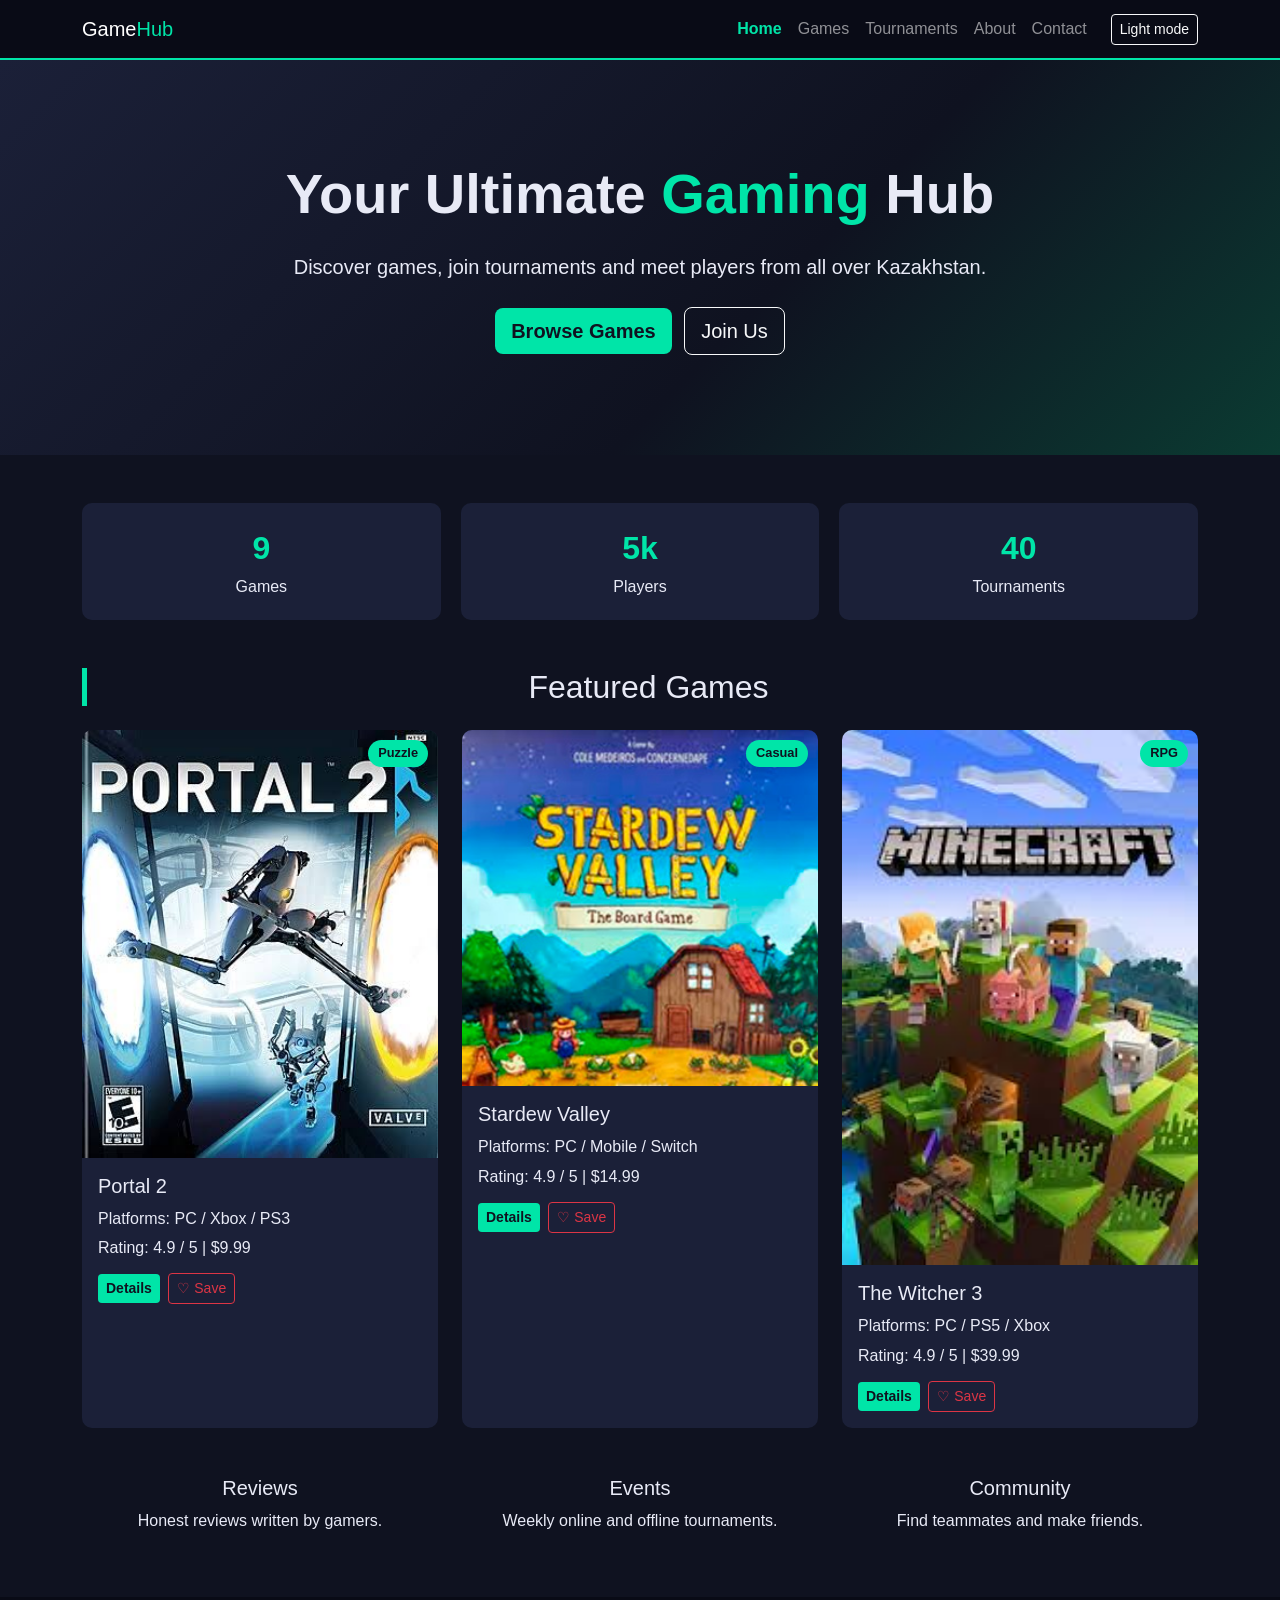
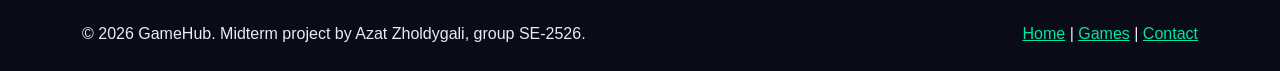
<file: index.html>
<!DOCTYPE html>
<html lang="en" data-bs-theme="dark">
<head>
    <meta charset="UTF-8">
    <meta name="viewport" content="width=device-width, initial-scale=1">
    <title>Home | GameHub</title>
    <link href="https://cdn.jsdelivr.net/npm/bootstrap@5.3.3/dist/css/bootstrap.min.css" rel="stylesheet">
    <link href="css/style.css" rel="stylesheet">
</head>
<body>
    <header>
        <nav class="navbar navbar-expand-lg navbar-dark sticky-top site-nav">
            <div class="container">
                <a class="navbar-brand" href="index.html">Game<span class="accent">Hub</span></a>
                <button class="navbar-toggler" type="button" data-bs-toggle="collapse" data-bs-target="#menu">
                    <span class="navbar-toggler-icon"></span>
                </button>
                <div class="collapse navbar-collapse" id="menu">
                    <ul class="navbar-nav ms-auto">
                        <li class="nav-item"><a class="nav-link active" href="index.html">Home</a></li>
                        <li class="nav-item"><a class="nav-link" href="games.html">Games</a></li>
                        <li class="nav-item"><a class="nav-link" href="tournaments.html">Tournaments</a></li>
                        <li class="nav-item"><a class="nav-link" href="about.html">About</a></li>
                        <li class="nav-item"><a class="nav-link" href="contact.html">Contact</a></li>
                    </ul>
                    <button id="theme-btn" class="btn btn-sm btn-outline-light ms-lg-3" type="button">Light mode</button>
                </div>
            </div>
        </nav>
    </header>

    <main>
        <section class="hero text-center">
            <div class="container">
                <h1 class="display-4 fw-bold">Your Ultimate <span class="accent">Gaming</span> Hub</h1>
                <p class="lead my-4">Discover games, join tournaments and meet players from all over Kazakhstan.</p>
                <a href="games.html" class="btn btn-accent btn-lg me-2">Browse Games</a>
                <a href="contact.html" class="btn btn-outline-light btn-lg">Join Us</a>
            </div>
        </section>

        <section class="container my-5">
            <div class="stats">
                <div class="stat"><span class="stat-num" id="stat-games">9</span> Games</div>
                <div class="stat"><span class="stat-num">5k</span> Players</div>
                <div class="stat"><span class="stat-num">40</span> Tournaments</div>
            </div>
        </section>

        <section class="container">
            <h2 class="section-title text-center mb-4">Featured Games</h2>
            <div class="row g-4" id="featured-games"></div>
        </section>

        <section class="container my-5">
            <div class="row text-center g-4">
                <div class="col-md-4"><h3 class="h5">Reviews</h3><p>Honest reviews written by gamers.</p></div>
                <div class="col-md-4"><h3 class="h5">Events</h3><p>Weekly online and offline tournaments.</p></div>
                <div class="col-md-4"><h3 class="h5">Community</h3><p>Find teammates and make friends.</p></div>
            </div>
        </section>
    </main>

    <footer class="site-footer py-4 mt-5">
        <div class="container footer-flex">
            <p class="mb-0">&copy; 2026 GameHub. Midterm project by Azat Zholdygali, group SE-2526.</p>
            <p class="mb-0"><a href="index.html">Home</a> | <a href="games.html">Games</a> | <a href="contact.html">Contact</a></p>
        </div>
    </footer>

    <script src="https://code.jquery.com/jquery-3.7.1.min.js"></script>
    <script src="https://cdn.jsdelivr.net/npm/bootstrap@5.3.3/dist/js/bootstrap.bundle.min.js"></script>
    <script src="js/storage.js"></script>
    <script src="js/classes.js"></script>
    <script src="js/data.js"></script>
    <script src="js/main.js"></script>
    <script src="js/home.js"></script>
</body>
</html>
</file>
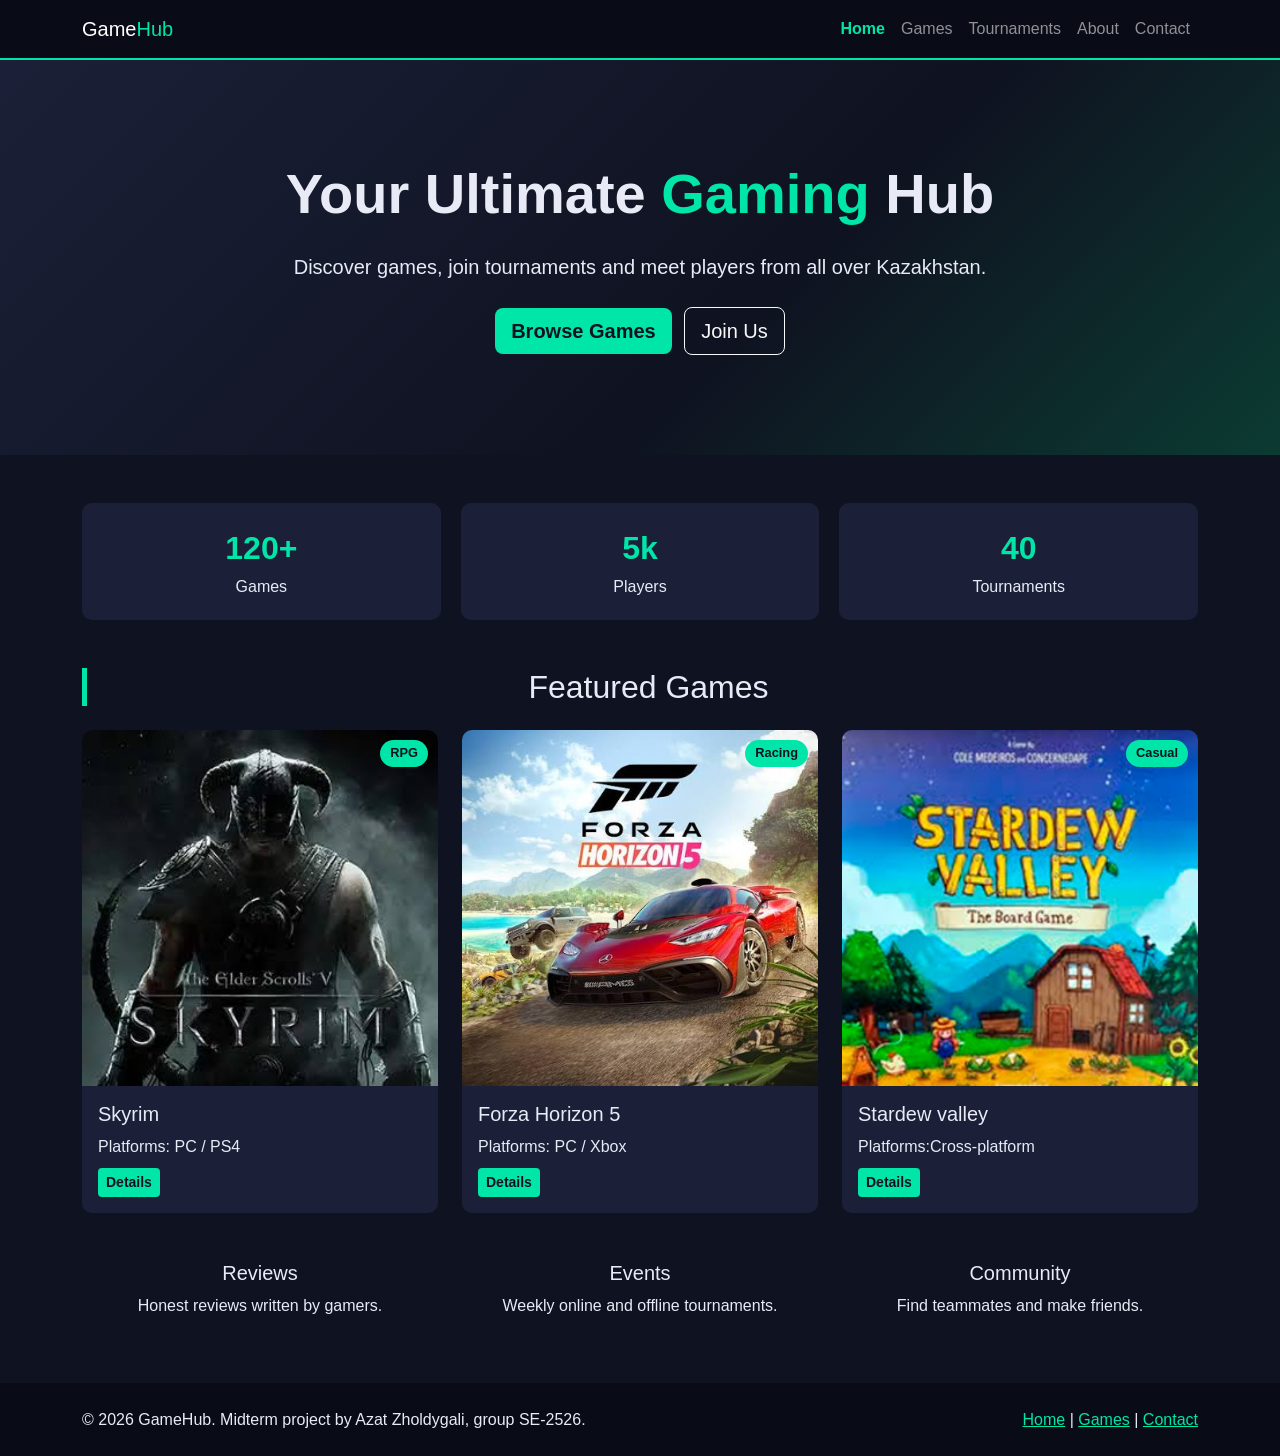
<file: gamehub/gamehub/index.html>
<!DOCTYPE html>
<html lang="en">
<head>
    <meta charset="UTF-8">
    <meta name="viewport" content="width=device-width, initial-scale=1">
    <title>Home | GameHub</title>
    <link href="https://cdn.jsdelivr.net/npm/bootstrap@5.3.3/dist/css/bootstrap.min.css" rel="stylesheet">
    <link href="css/style.css" rel="stylesheet">
</head>
<body>
    <header>
        <nav class="navbar navbar-expand-lg navbar-dark sticky-top site-nav">
            <div class="container">
                <a class="navbar-brand" href="index.html">Game<span class="accent">Hub</span></a>
                <button class="navbar-toggler" type="button" data-bs-toggle="collapse" data-bs-target="#menu">
                    <span class="navbar-toggler-icon"></span>
                </button>
                <div class="collapse navbar-collapse" id="menu">
                    <ul class="navbar-nav ms-auto">
                        <li class="nav-item"><a class="nav-link active" href="index.html">Home</a></li>
                        <li class="nav-item"><a class="nav-link" href="games.html">Games</a></li>
                        <li class="nav-item"><a class="nav-link" href="tournaments.html">Tournaments</a></li>
                        <li class="nav-item"><a class="nav-link" href="about.html">About</a></li>
                        <li class="nav-item"><a class="nav-link" href="contact.html">Contact</a></li>
                    </ul>
                </div>
            </div>
        </nav>
    </header>

    <main>
        <section class="hero text-center">
            <div class="container">
                <h1 class="display-4 fw-bold">Your Ultimate <span class="accent">Gaming</span> Hub</h1>
                <p class="lead my-4">Discover games, join tournaments and meet players from all over Kazakhstan.</p>
                <a href="games.html" class="btn btn-accent btn-lg me-2">Browse Games</a>
                <a href="contact.html" class="btn btn-outline-light btn-lg">Join Us</a>
            </div>
        </section>

        <section class="container my-5">
            <div class="stats">
                <div class="stat"><span class="stat-num">120+</span> Games</div>
                <div class="stat"><span class="stat-num">5k</span> Players</div>
                <div class="stat"><span class="stat-num">40</span> Tournaments</div>
            </div>
        </section>

        <section class="container">
            <h2 class="section-title text-center mb-4">Featured Games</h2>
            <div class="row g-4">
            <div class="col-md-4">
                <article class="game-card">
                    <span class="badge-genre">RPG</span>
                    <img src="assets/skyrim.jpeg" alt="Skyrim" class="img-fluid">
                    <div class="game-card-body">
                        <h3 class="h5">Skyrim</h3>
                        <p class="mb-2">Platforms: PC / PS4</p>
                        <a href="games.html" class="btn btn-sm btn-accent">Details</a>
                    </div>
                </article>
            </div>
            <div class="col-md-4">
                <article class="game-card">
                    <span class="badge-genre">Racing</span>
                    <img src="assets/forza.jpeg" alt="Forza Horizon 5" class="img-fluid">
                    <div class="game-card-body">
                        <h3 class="h5">Forza Horizon 5</h3>
                        <p class="mb-2">Platforms: PC / Xbox</p>
                        <a href="games.html" class="btn btn-sm btn-accent">Details</a>
                    </div>
                </article>
            </div>
            <div class="col-md-4">
                <article class="game-card">
                    <span class="badge-genre">Casual</span>
                    <img src="assets/stardew.jpg" alt="Stardew valley" class="img-fluid">
                    <div class="game-card-body">
                        <h3 class="h5">Stardew valley</h3>
                        <p class="mb-2">Platforms:Cross-platform</p>
                        <a href="games.html" class="btn btn-sm btn-accent">Details</a>
                    </div>
                </article>
            </div>
            </div>
        </section>

        <section class="container my-5">
            <div class="row text-center g-4">
                <div class="col-md-4"><h3 class="h5">Reviews</h3><p>Honest reviews written by gamers.</p></div>
                <div class="col-md-4"><h3 class="h5">Events</h3><p>Weekly online and offline tournaments.</p></div>
                <div class="col-md-4"><h3 class="h5">Community</h3><p>Find teammates and make friends.</p></div>
            </div>
        </section>
    </main>

    <footer class="site-footer py-4 mt-5">
        <div class="container footer-flex">
            <p class="mb-0">&copy; 2026 GameHub. Midterm project by Azat Zholdygali, group SE-2526.</p>
            <p class="mb-0"><a href="index.html">Home</a> | <a href="games.html">Games</a> | <a href="contact.html">Contact</a></p>
        </div>
    </footer>

    <script src="https://cdn.jsdelivr.net/npm/bootstrap@5.3.3/dist/js/bootstrap.bundle.min.js"></script>
</body>
</html>
</file>
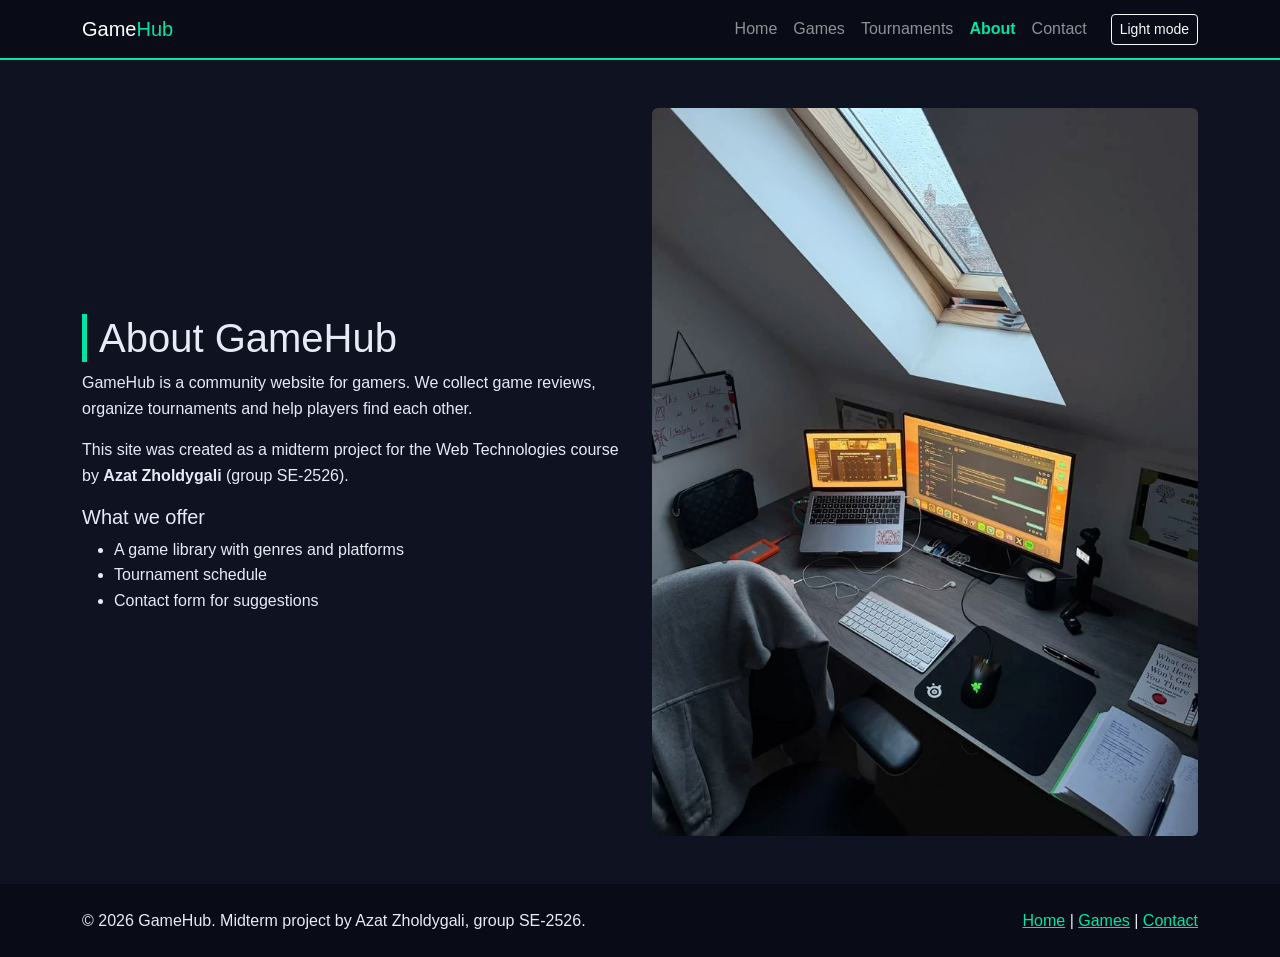
<file: about.html>
<!DOCTYPE html>
<html lang="en" data-bs-theme="dark">
<head>
    <meta charset="UTF-8">
    <meta name="viewport" content="width=device-width, initial-scale=1">
    <title>About | GameHub</title>
    <link href="https://cdn.jsdelivr.net/npm/bootstrap@5.3.3/dist/css/bootstrap.min.css" rel="stylesheet">
    <link href="css/style.css" rel="stylesheet">
</head>
<body>
    <header>
        <nav class="navbar navbar-expand-lg navbar-dark sticky-top site-nav">
            <div class="container">
                <a class="navbar-brand" href="index.html">Game<span class="accent">Hub</span></a>
                <button class="navbar-toggler" type="button" data-bs-toggle="collapse" data-bs-target="#menu">
                    <span class="navbar-toggler-icon"></span>
                </button>
                <div class="collapse navbar-collapse" id="menu">
                    <ul class="navbar-nav ms-auto">
                        <li class="nav-item"><a class="nav-link" href="index.html">Home</a></li>
                        <li class="nav-item"><a class="nav-link" href="games.html">Games</a></li>
                        <li class="nav-item"><a class="nav-link" href="tournaments.html">Tournaments</a></li>
                        <li class="nav-item"><a class="nav-link active" href="about.html">About</a></li>
                        <li class="nav-item"><a class="nav-link" href="contact.html">Contact</a></li>
                    </ul>
                    <button id="theme-btn" class="btn btn-sm btn-outline-light ms-lg-3" type="button">Light mode</button>
                </div>
            </div>
        </nav>
    </header>

    <main>
        <section class="container my-5">
            <div class="row align-items-center g-4">
                <div class="col-md-6">
                    <h1 class="section-title">About GameHub</h1>
                    <p>GameHub is a community website for gamers. We collect game reviews, organize tournaments and help players find each other.</p>
                    <p>This site was created as a midterm project for the Web Technologies course by <strong>Azat Zholdygali</strong> (group SE-2526).</p>
                    <h2 class="h5">What we offer</h2>
                    <ul>
                        <li>A game library with genres and platforms</li>
                        <li>Tournament schedule</li>
                        <li>Contact form for suggestions</li>
                    </ul>
                </div>
                <div class="col-md-6">
                    <img src="assets/setup.jpeg" alt="Gaming community" class="img-fluid rounded">
                </div>
            </div>
        </section>
    </main>

    <footer class="site-footer py-4 mt-5">
        <div class="container footer-flex">
            <p class="mb-0">&copy; 2026 GameHub. Midterm project by Azat Zholdygali, group SE-2526.</p>
            <p class="mb-0"><a href="index.html">Home</a> | <a href="games.html">Games</a> | <a href="contact.html">Contact</a></p>
        </div>
    </footer>

    <script src="https://code.jquery.com/jquery-3.7.1.min.js"></script>
    <script src="https://cdn.jsdelivr.net/npm/bootstrap@5.3.3/dist/js/bootstrap.bundle.min.js"></script>
    <script src="js/storage.js"></script>
    <script src="js/classes.js"></script>
    <script src="js/data.js"></script>
    <script src="js/main.js"></script>
</body>
</html>
</file>
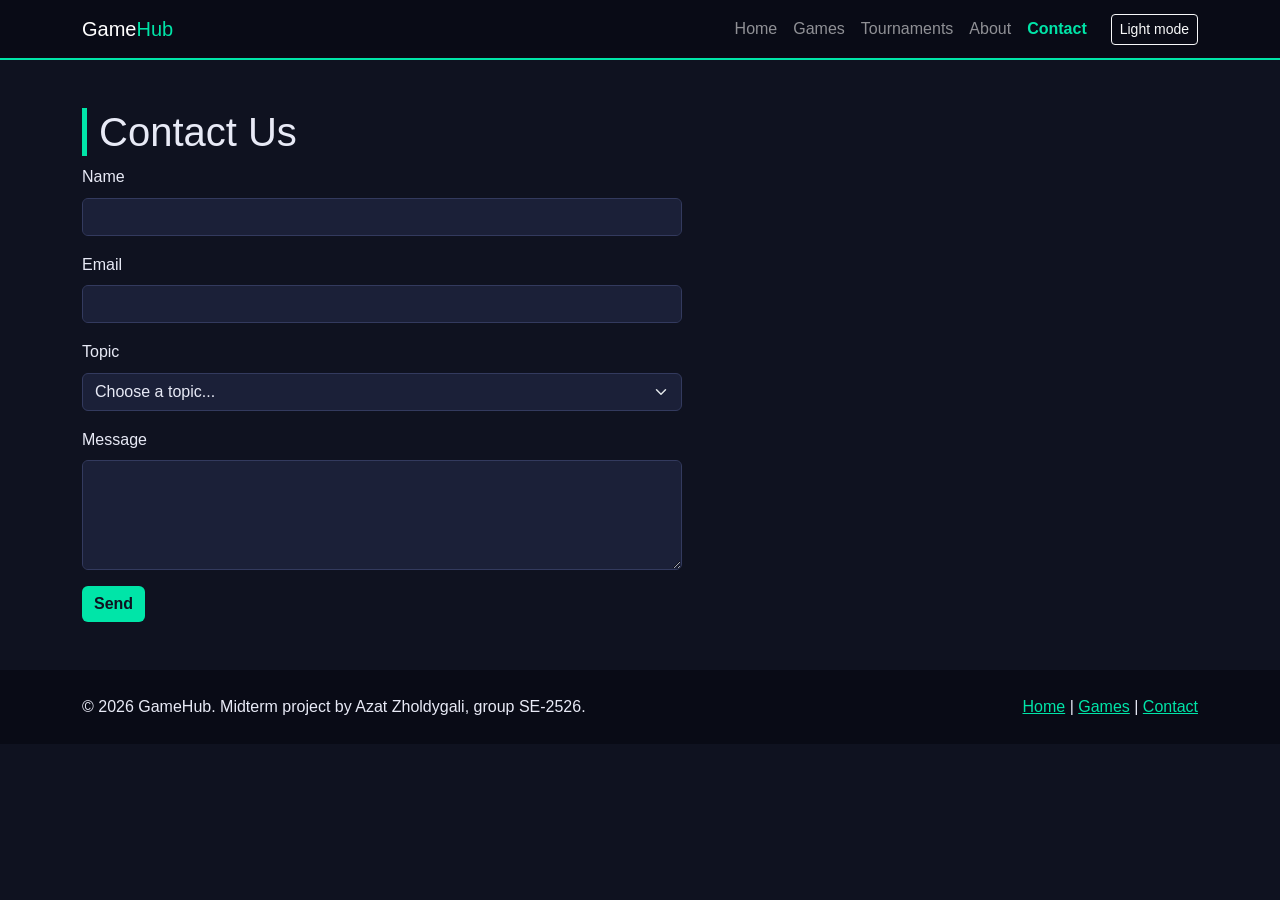
<file: contact.html>
<!DOCTYPE html>
<html lang="en" data-bs-theme="dark">
<head>
    <meta charset="UTF-8">
    <meta name="viewport" content="width=device-width, initial-scale=1">
    <title>Contact | GameHub</title>
    <link href="https://cdn.jsdelivr.net/npm/bootstrap@5.3.3/dist/css/bootstrap.min.css" rel="stylesheet">
    <link href="css/style.css" rel="stylesheet">
</head>
<body>
    <header>
        <nav class="navbar navbar-expand-lg navbar-dark sticky-top site-nav">
            <div class="container">
                <a class="navbar-brand" href="index.html">Game<span class="accent">Hub</span></a>
                <button class="navbar-toggler" type="button" data-bs-toggle="collapse" data-bs-target="#menu">
                    <span class="navbar-toggler-icon"></span>
                </button>
                <div class="collapse navbar-collapse" id="menu">
                    <ul class="navbar-nav ms-auto">
                        <li class="nav-item"><a class="nav-link" href="index.html">Home</a></li>
                        <li class="nav-item"><a class="nav-link" href="games.html">Games</a></li>
                        <li class="nav-item"><a class="nav-link" href="tournaments.html">Tournaments</a></li>
                        <li class="nav-item"><a class="nav-link" href="about.html">About</a></li>
                        <li class="nav-item"><a class="nav-link active" href="contact.html">Contact</a></li>
                    </ul>
                    <button id="theme-btn" class="btn btn-sm btn-outline-light ms-lg-3" type="button">Light mode</button>
                </div>
            </div>
        </nav>
    </header>

    <main>
        <section class="container my-5">
            <h1 class="section-title">Contact Us</h1>
            <form class="contact-form" id="contact-form" action="#" method="post" novalidate>
                <div class="mb-3">
                    <label for="name" class="form-label">Name</label>
                    <input type="text" class="form-control" id="name">
                    <div class="invalid-feedback" id="name-error"></div>
                </div>
                <div class="mb-3">
                    <label for="email" class="form-label">Email</label>
                    <input type="email" class="form-control" id="email">
                    <div class="invalid-feedback" id="email-error"></div>
                </div>
                <div class="mb-3">
                    <label for="topic" class="form-label">Topic</label>
                    <select class="form-select" id="topic">
                        <option value="">Choose a topic...</option>
                        <option>Game suggestion</option>
                        <option>Tournament registration</option>
                        <option>Other</option>
                    </select>
                    <div class="invalid-feedback" id="topic-error"></div>
                </div>
                <div class="mb-3">
                    <label for="message" class="form-label">Message</label>
                    <textarea class="form-control" id="message" rows="4"></textarea>
                    <div class="invalid-feedback" id="message-error"></div>
                </div>
                <button type="submit" class="btn btn-accent">Send</button>
            </form>
            <div id="form-success" class="alert alert-success mt-3" style="display: none;">Thank you! Your message was sent.</div>
        </section>
    </main>

    <footer class="site-footer py-4 mt-5">
        <div class="container footer-flex">
            <p class="mb-0">&copy; 2026 GameHub. Midterm project by Azat Zholdygali, group SE-2526.</p>
            <p class="mb-0"><a href="index.html">Home</a> | <a href="games.html">Games</a> | <a href="contact.html">Contact</a></p>
        </div>
    </footer>

    <script src="https://code.jquery.com/jquery-3.7.1.min.js"></script>
    <script src="https://cdn.jsdelivr.net/npm/bootstrap@5.3.3/dist/js/bootstrap.bundle.min.js"></script>
    <script src="js/storage.js"></script>
    <script src="js/classes.js"></script>
    <script src="js/data.js"></script>
    <script src="js/main.js"></script>
    <script src="js/contact.js"></script>
</body>
</html>
</file>
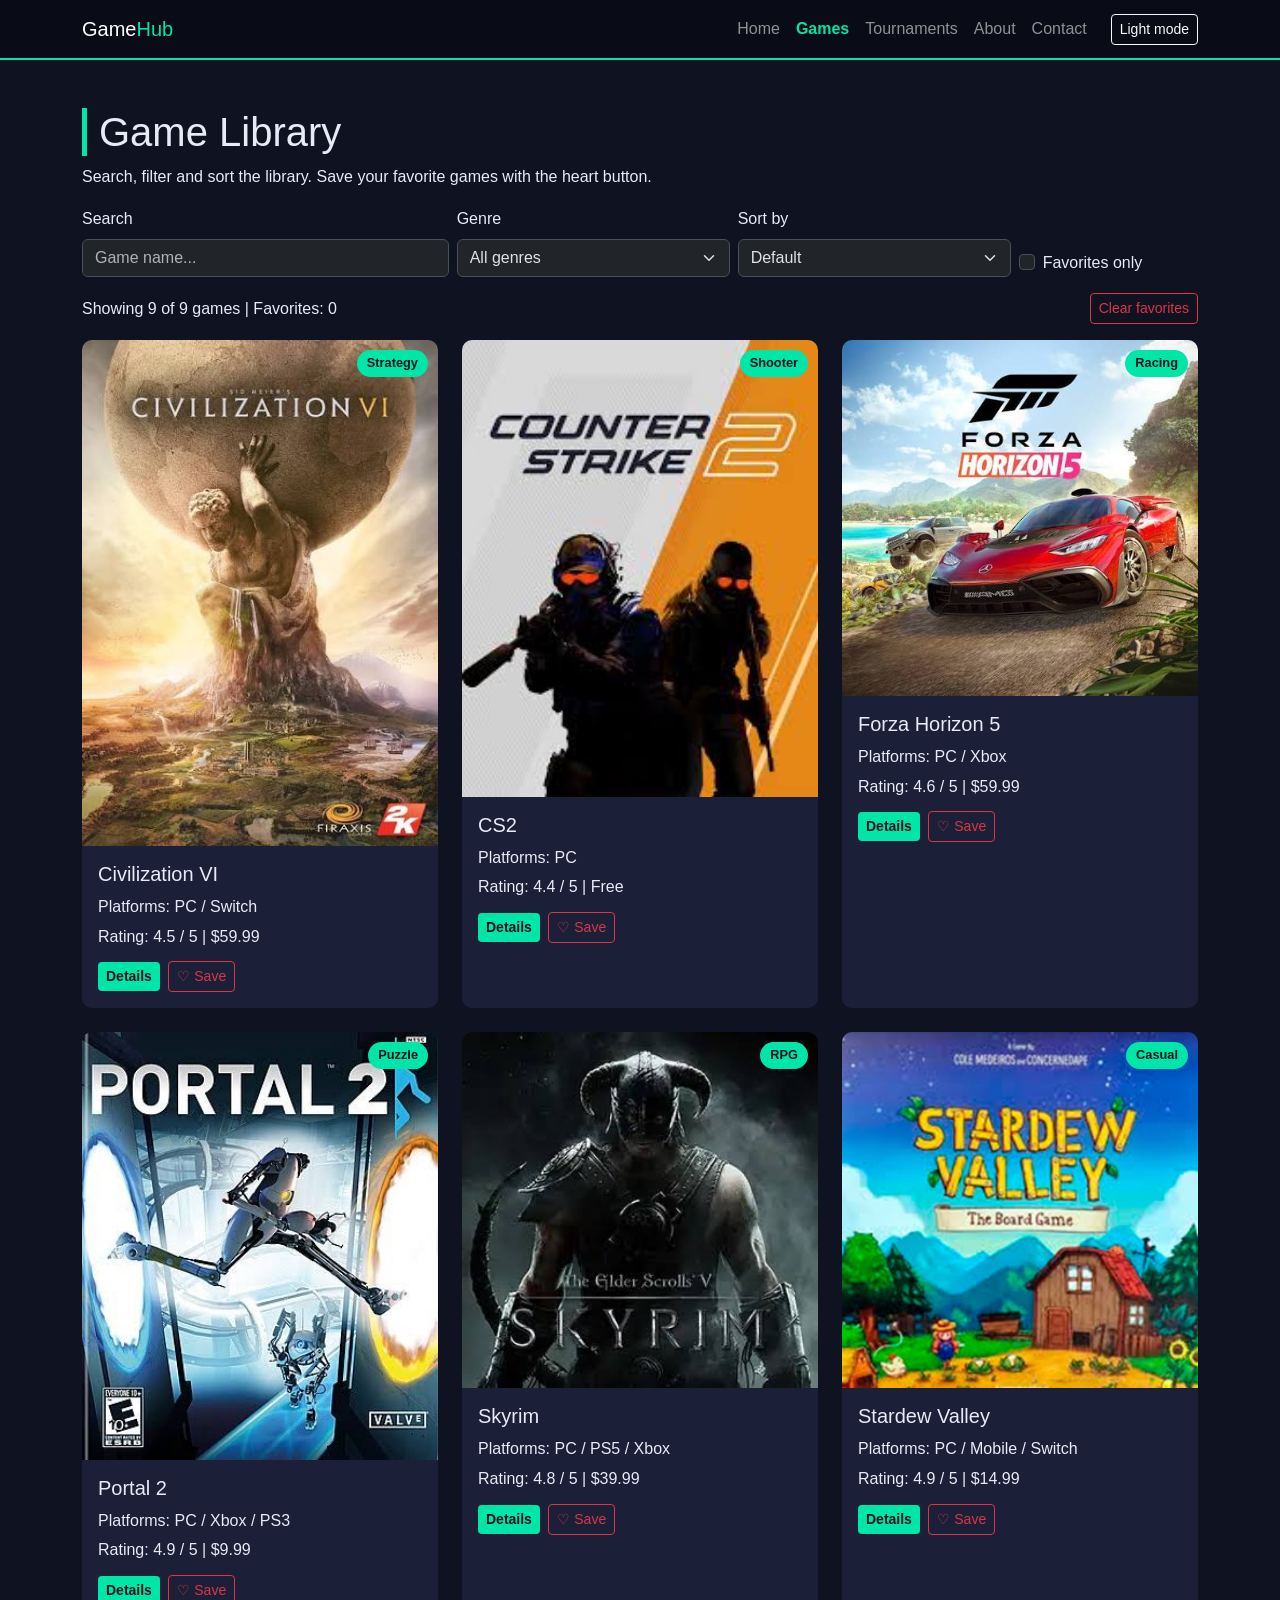
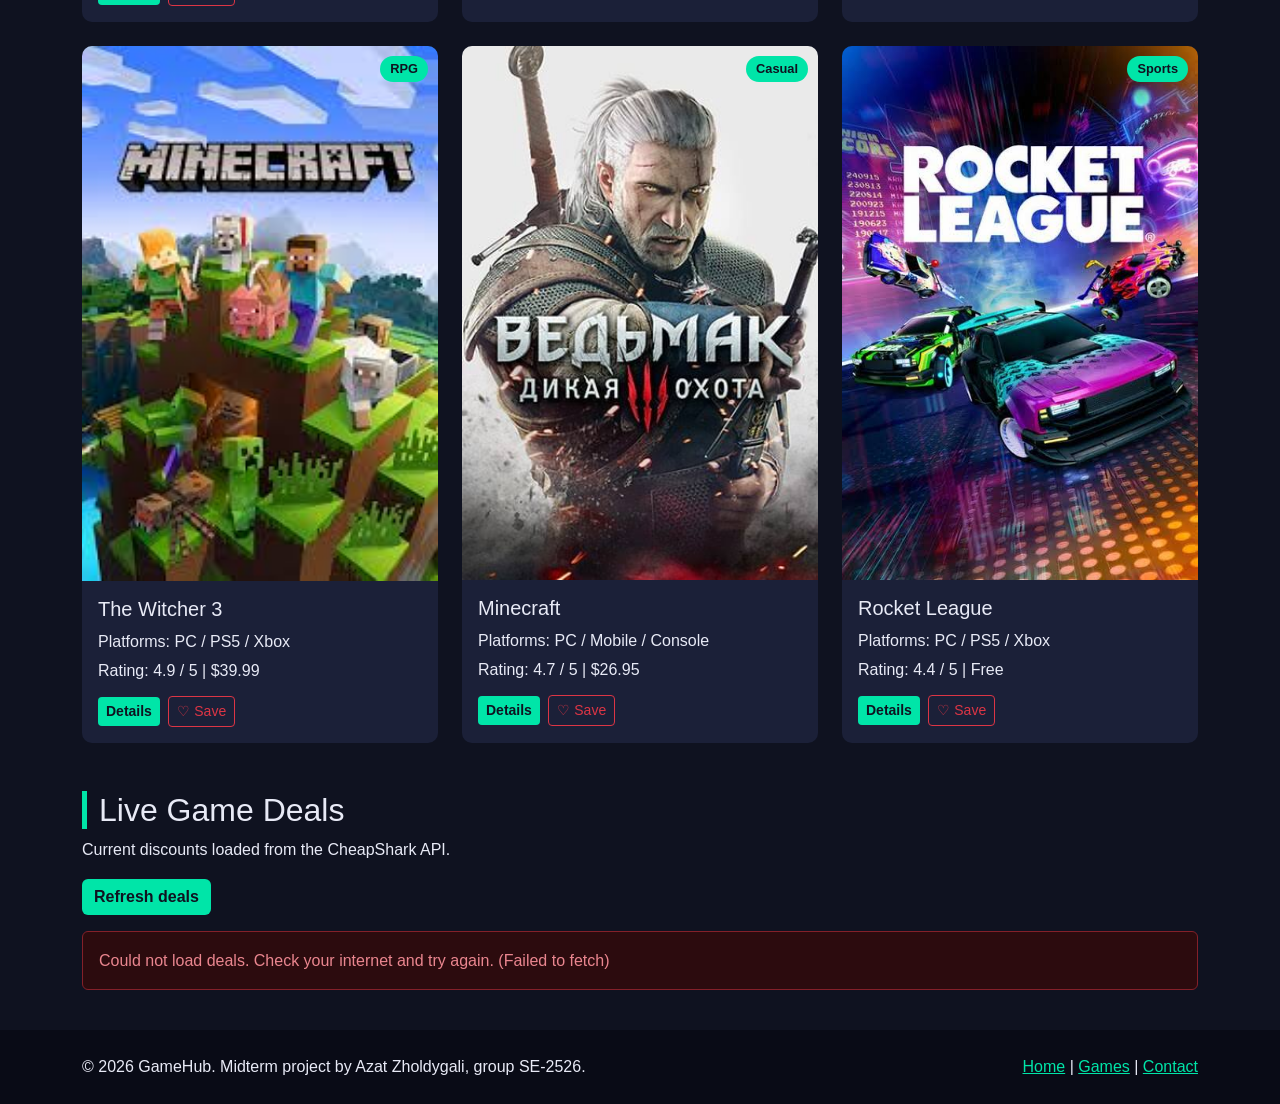
<file: games.html>
<!DOCTYPE html>
<html lang="en" data-bs-theme="dark">
<head>
    <meta charset="UTF-8">
    <meta name="viewport" content="width=device-width, initial-scale=1">
    <title>Games | GameHub</title>
    <link href="https://cdn.jsdelivr.net/npm/bootstrap@5.3.3/dist/css/bootstrap.min.css" rel="stylesheet">
    <link href="css/style.css" rel="stylesheet">
</head>
<body>
    <header>
        <nav class="navbar navbar-expand-lg navbar-dark sticky-top site-nav">
            <div class="container">
                <a class="navbar-brand" href="index.html">Game<span class="accent">Hub</span></a>
                <button class="navbar-toggler" type="button" data-bs-toggle="collapse" data-bs-target="#menu">
                    <span class="navbar-toggler-icon"></span>
                </button>
                <div class="collapse navbar-collapse" id="menu">
                    <ul class="navbar-nav ms-auto">
                        <li class="nav-item"><a class="nav-link" href="index.html">Home</a></li>
                        <li class="nav-item"><a class="nav-link active" href="games.html">Games</a></li>
                        <li class="nav-item"><a class="nav-link" href="tournaments.html">Tournaments</a></li>
                        <li class="nav-item"><a class="nav-link" href="about.html">About</a></li>
                        <li class="nav-item"><a class="nav-link" href="contact.html">Contact</a></li>
                    </ul>
                    <button id="theme-btn" class="btn btn-sm btn-outline-light ms-lg-3" type="button">Light mode</button>
                </div>
            </div>
        </nav>
    </header>

    <main>
        <section class="container my-5">
            <h1 class="section-title">Game Library</h1>
            <p>Search, filter and sort the library. Save your favorite games with the heart button.</p>
            <div class="row g-2 mb-3">
                <div class="col-md-4">
                    <label for="search-input" class="form-label">Search</label>
                    <input type="search" id="search-input" class="form-control" placeholder="Game name...">
                </div>
                <div class="col-6 col-md-3">
                    <label for="genre-filter" class="form-label">Genre</label>
                    <select id="genre-filter" class="form-select">
                        <option value="All">All genres</option>
                    </select>
                </div>
                <div class="col-6 col-md-3">
                    <label for="sort-select" class="form-label">Sort by</label>
                    <select id="sort-select" class="form-select">
                        <option value="default">Default</option>
                        <option value="rating">Rating (high to low)</option>
                        <option value="price">Price (low to high)</option>
                        <option value="name">Name (A-Z)</option>
                    </select>
                </div>
                <div class="col-md-2 d-flex align-items-end">
                    <div class="form-check">
                        <input type="checkbox" id="fav-only" class="form-check-input">
                        <label for="fav-only" class="form-check-label">Favorites only</label>
                    </div>
                </div>
            </div>
            <div class="d-flex justify-content-between align-items-center mb-3">
                <span id="results-count"></span>
                <button id="clear-favs" class="btn btn-sm btn-outline-danger" type="button">Clear favorites</button>
            </div>
            <div class="game-grid" id="game-grid"></div>
        </section>

        <section class="container my-5">
            <h2 class="section-title">Live Game Deals</h2>
            <p>Current discounts loaded from the CheapShark API.</p>
            <button id="reload-deals" class="btn btn-accent mb-3" type="button">Refresh deals</button>
            <div id="deals-status"></div>
            <div class="row g-4" id="deals-list"></div>
        </section>
    </main>

    <footer class="site-footer py-4 mt-5">
        <div class="container footer-flex">
            <p class="mb-0">&copy; 2026 GameHub. Midterm project by Azat Zholdygali, group SE-2526.</p>
            <p class="mb-0"><a href="index.html">Home</a> | <a href="games.html">Games</a> | <a href="contact.html">Contact</a></p>
        </div>
    </footer>

    <script src="https://code.jquery.com/jquery-3.7.1.min.js"></script>
    <script src="https://cdn.jsdelivr.net/npm/bootstrap@5.3.3/dist/js/bootstrap.bundle.min.js"></script>
    <script src="js/storage.js"></script>
    <script src="js/classes.js"></script>
    <script src="js/data.js"></script>
    <script src="js/main.js"></script>
    <script src="js/games.js"></script>
    <script src="js/deals.js"></script>
</body>
</html>
</file>
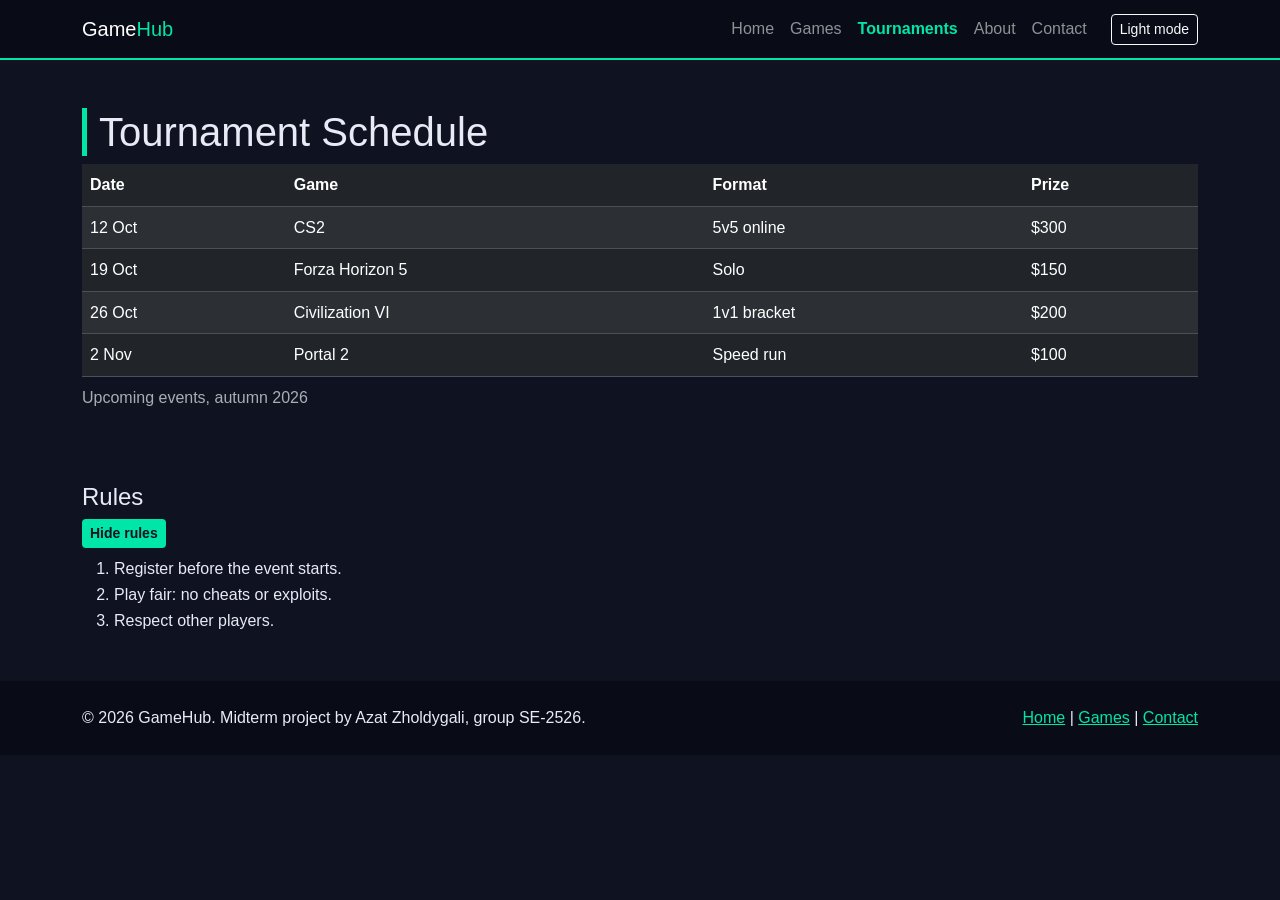
<file: tournaments.html>
<!DOCTYPE html>
<html lang="en" data-bs-theme="dark">
<head>
    <meta charset="UTF-8">
    <meta name="viewport" content="width=device-width, initial-scale=1">
    <title>Tournaments | GameHub</title>
    <link href="https://cdn.jsdelivr.net/npm/bootstrap@5.3.3/dist/css/bootstrap.min.css" rel="stylesheet">
    <link href="css/style.css" rel="stylesheet">
</head>
<body>
    <header>
        <nav class="navbar navbar-expand-lg navbar-dark sticky-top site-nav">
            <div class="container">
                <a class="navbar-brand" href="index.html">Game<span class="accent">Hub</span></a>
                <button class="navbar-toggler" type="button" data-bs-toggle="collapse" data-bs-target="#menu">
                    <span class="navbar-toggler-icon"></span>
                </button>
                <div class="collapse navbar-collapse" id="menu">
                    <ul class="navbar-nav ms-auto">
                        <li class="nav-item"><a class="nav-link" href="index.html">Home</a></li>
                        <li class="nav-item"><a class="nav-link" href="games.html">Games</a></li>
                        <li class="nav-item"><a class="nav-link active" href="tournaments.html">Tournaments</a></li>
                        <li class="nav-item"><a class="nav-link" href="about.html">About</a></li>
                        <li class="nav-item"><a class="nav-link" href="contact.html">Contact</a></li>
                    </ul>
                    <button id="theme-btn" class="btn btn-sm btn-outline-light ms-lg-3" type="button">Light mode</button>
                </div>
            </div>
        </nav>
    </header>

    <main>
        <section class="container my-5">
            <h1 class="section-title">Tournament Schedule</h1>
            <div class="table-responsive">
                <table class="table table-striped table-hover align-middle">
                    <caption>Upcoming events, autumn 2026</caption>
                    <thead>
                        <tr><th>Date</th><th>Game</th><th>Format</th><th>Prize</th></tr>
                    </thead>
                    <tbody>
                        <tr class="event-row" data-event="CS2"><td>12 Oct</td><td>CS2</td><td>5v5 online</td><td>$300</td></tr>
                        <tr class="event-row" data-event="Forza Horizon 5"><td>19 Oct</td><td>Forza Horizon 5</td><td>Solo</td><td>$150</td></tr>
                        <tr class="event-row" data-event="Civilization VI"><td>26 Oct</td><td>Civilization VI</td><td>1v1 bracket</td><td>$200</td></tr>
                        <tr class="event-row" data-event="Portal 2"><td>2 Nov</td><td>Portal 2</td><td>Speed run</td><td>$100</td></tr>
                    </tbody>
                </table>
            </div>
            <p id="selected-event" class="alert alert-success" style="display: none;"></p>
            <h2 class="h4 mt-5">Rules</h2>
            <button id="rules-btn" class="btn btn-sm btn-accent mb-2" type="button">Hide rules</button>
            <ol id="rules-list">
                <li>Register before the event starts.</li>
                <li>Play fair: no cheats or exploits.</li>
                <li>Respect other players.</li>
            </ol>
        </section>
    </main>

    <footer class="site-footer py-4 mt-5">
        <div class="container footer-flex">
            <p class="mb-0">&copy; 2026 GameHub. Midterm project by Azat Zholdygali, group SE-2526.</p>
            <p class="mb-0"><a href="index.html">Home</a> | <a href="games.html">Games</a> | <a href="contact.html">Contact</a></p>
        </div>
    </footer>

    <script src="https://code.jquery.com/jquery-3.7.1.min.js"></script>
    <script src="https://cdn.jsdelivr.net/npm/bootstrap@5.3.3/dist/js/bootstrap.bundle.min.js"></script>
    <script src="js/storage.js"></script>
    <script src="js/classes.js"></script>
    <script src="js/data.js"></script>
    <script src="js/main.js"></script>
    <script src="js/tournaments.js"></script>
</body>
</html>
</file>
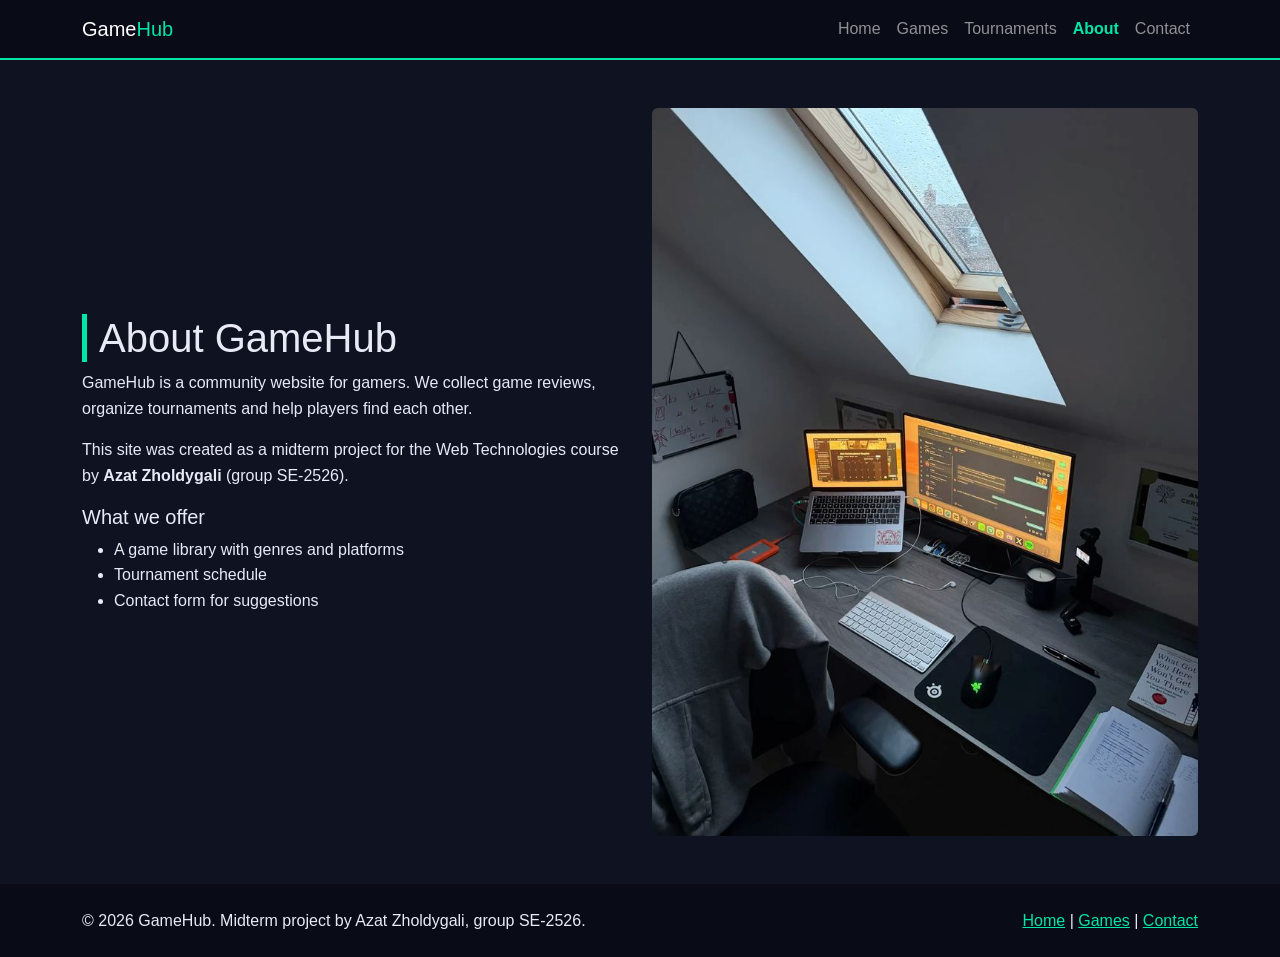
<file: gamehub/gamehub/about.html>
<!DOCTYPE html>
<html lang="en">
<head>
    <meta charset="UTF-8">
    <meta name="viewport" content="width=device-width, initial-scale=1">
    <title>About | GameHub</title>
    <link href="https://cdn.jsdelivr.net/npm/bootstrap@5.3.3/dist/css/bootstrap.min.css" rel="stylesheet">
    <link href="css/style.css" rel="stylesheet">
</head>
<body>
    <header>
        <nav class="navbar navbar-expand-lg navbar-dark sticky-top site-nav">
            <div class="container">
                <a class="navbar-brand" href="index.html">Game<span class="accent">Hub</span></a>
                <button class="navbar-toggler" type="button" data-bs-toggle="collapse" data-bs-target="#menu">
                    <span class="navbar-toggler-icon"></span>
                </button>
                <div class="collapse navbar-collapse" id="menu">
                    <ul class="navbar-nav ms-auto">
                        <li class="nav-item"><a class="nav-link" href="index.html">Home</a></li>
                        <li class="nav-item"><a class="nav-link" href="games.html">Games</a></li>
                        <li class="nav-item"><a class="nav-link" href="tournaments.html">Tournaments</a></li>
                        <li class="nav-item"><a class="nav-link active" href="about.html">About</a></li>
                        <li class="nav-item"><a class="nav-link" href="contact.html">Contact</a></li>
                    </ul>
                </div>
            </div>
        </nav>
    </header>

    <main>
        <section class="container my-5">
            <div class="row align-items-center g-4">
                <div class="col-md-6">
                    <h1 class="section-title">About GameHub</h1>
                    <p>GameHub is a community website for gamers. We collect game reviews, organize tournaments and help players find each other.</p>
                    <p>This site was created as a midterm project for the Web Technologies course by <strong>Azat Zholdygali</strong> (group SE-2526).</p>
                    <h2 class="h5">What we offer</h2>
                    <ul>
                        <li>A game library with genres and platforms</li>
                        <li>Tournament schedule</li>
                        <li>Contact form for suggestions</li>
                    </ul>
                </div>
                <div class="col-md-6">
                    <img src="assets/setup.jpeg" alt="Gaming community" class="img-fluid rounded">
                </div>
            </div>
        </section>
    </main>

    <footer class="site-footer py-4 mt-5">
        <div class="container footer-flex">
            <p class="mb-0">&copy; 2026 GameHub. Midterm project by Azat Zholdygali, group SE-2526.</p>
            <p class="mb-0"><a href="index.html">Home</a> | <a href="games.html">Games</a> | <a href="contact.html">Contact</a></p>
        </div>
    </footer>

    <script src="https://cdn.jsdelivr.net/npm/bootstrap@5.3.3/dist/js/bootstrap.bundle.min.js"></script>
</body>
</html>
</file>
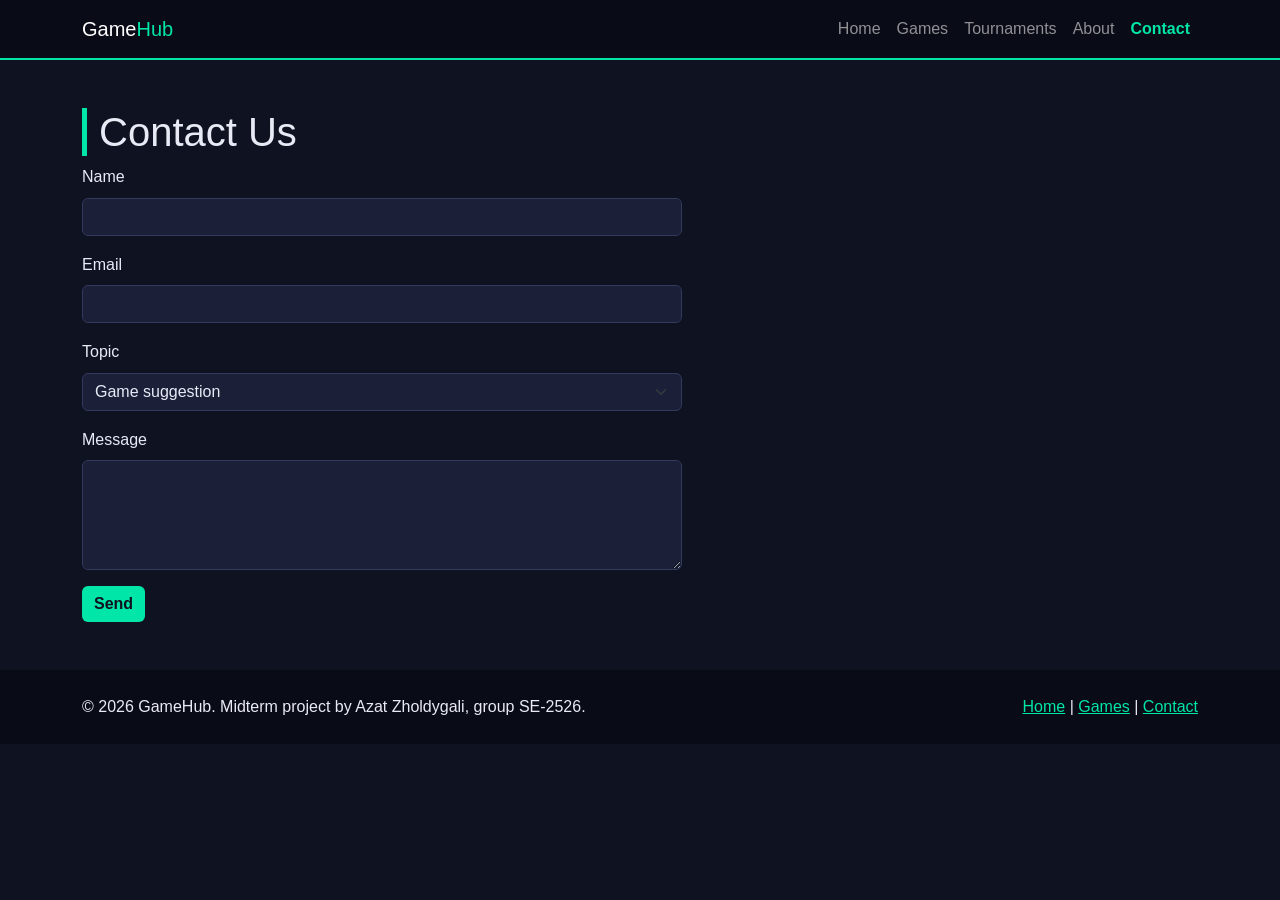
<file: gamehub/gamehub/contact.html>
<!DOCTYPE html>
<html lang="en">
<head>
    <meta charset="UTF-8">
    <meta name="viewport" content="width=device-width, initial-scale=1">
    <title>Contact | GameHub</title>
    <link href="https://cdn.jsdelivr.net/npm/bootstrap@5.3.3/dist/css/bootstrap.min.css" rel="stylesheet">
    <link href="css/style.css" rel="stylesheet">
</head>
<body>
    <header>
        <nav class="navbar navbar-expand-lg navbar-dark sticky-top site-nav">
            <div class="container">
                <a class="navbar-brand" href="index.html">Game<span class="accent">Hub</span></a>
                <button class="navbar-toggler" type="button" data-bs-toggle="collapse" data-bs-target="#menu">
                    <span class="navbar-toggler-icon"></span>
                </button>
                <div class="collapse navbar-collapse" id="menu">
                    <ul class="navbar-nav ms-auto">
                        <li class="nav-item"><a class="nav-link" href="index.html">Home</a></li>
                        <li class="nav-item"><a class="nav-link" href="games.html">Games</a></li>
                        <li class="nav-item"><a class="nav-link" href="tournaments.html">Tournaments</a></li>
                        <li class="nav-item"><a class="nav-link" href="about.html">About</a></li>
                        <li class="nav-item"><a class="nav-link active" href="contact.html">Contact</a></li>
                    </ul>
                </div>
            </div>
        </nav>
    </header>

    <main>
        <section class="container my-5">
            <h1 class="section-title">Contact Us</h1>
            <form class="contact-form" action="#" method="post">
                <div class="mb-3">
                    <label for="name" class="form-label">Name</label>
                    <input type="text" class="form-control" id="name" required>
                </div>
                <div class="mb-3">
                    <label for="email" class="form-label">Email</label>
                    <input type="email" class="form-control" id="email" required>
                </div>
                <div class="mb-3">
                    <label for="topic" class="form-label">Topic</label>
                    <select class="form-select" id="topic">
                        <option>Game suggestion</option>
                        <option>Tournament question</option>
                        <option>Other</option>
                    </select>
                </div>
                <div class="mb-3">
                    <label for="msg" class="form-label">Message</label>
                    <textarea class="form-control" id="msg" rows="4" required></textarea>
                </div>
                <button type="submit" class="btn btn-accent">Send</button>
            </form>
        </section>
    </main>

    <footer class="site-footer py-4 mt-5">
        <div class="container footer-flex">
            <p class="mb-0">&copy; 2026 GameHub. Midterm project by Azat Zholdygali, group SE-2526.</p>
            <p class="mb-0"><a href="index.html">Home</a> | <a href="games.html">Games</a> | <a href="contact.html">Contact</a></p>
        </div>
    </footer>

    <script src="https://cdn.jsdelivr.net/npm/bootstrap@5.3.3/dist/js/bootstrap.bundle.min.js"></script>
</body>
</html>
</file>
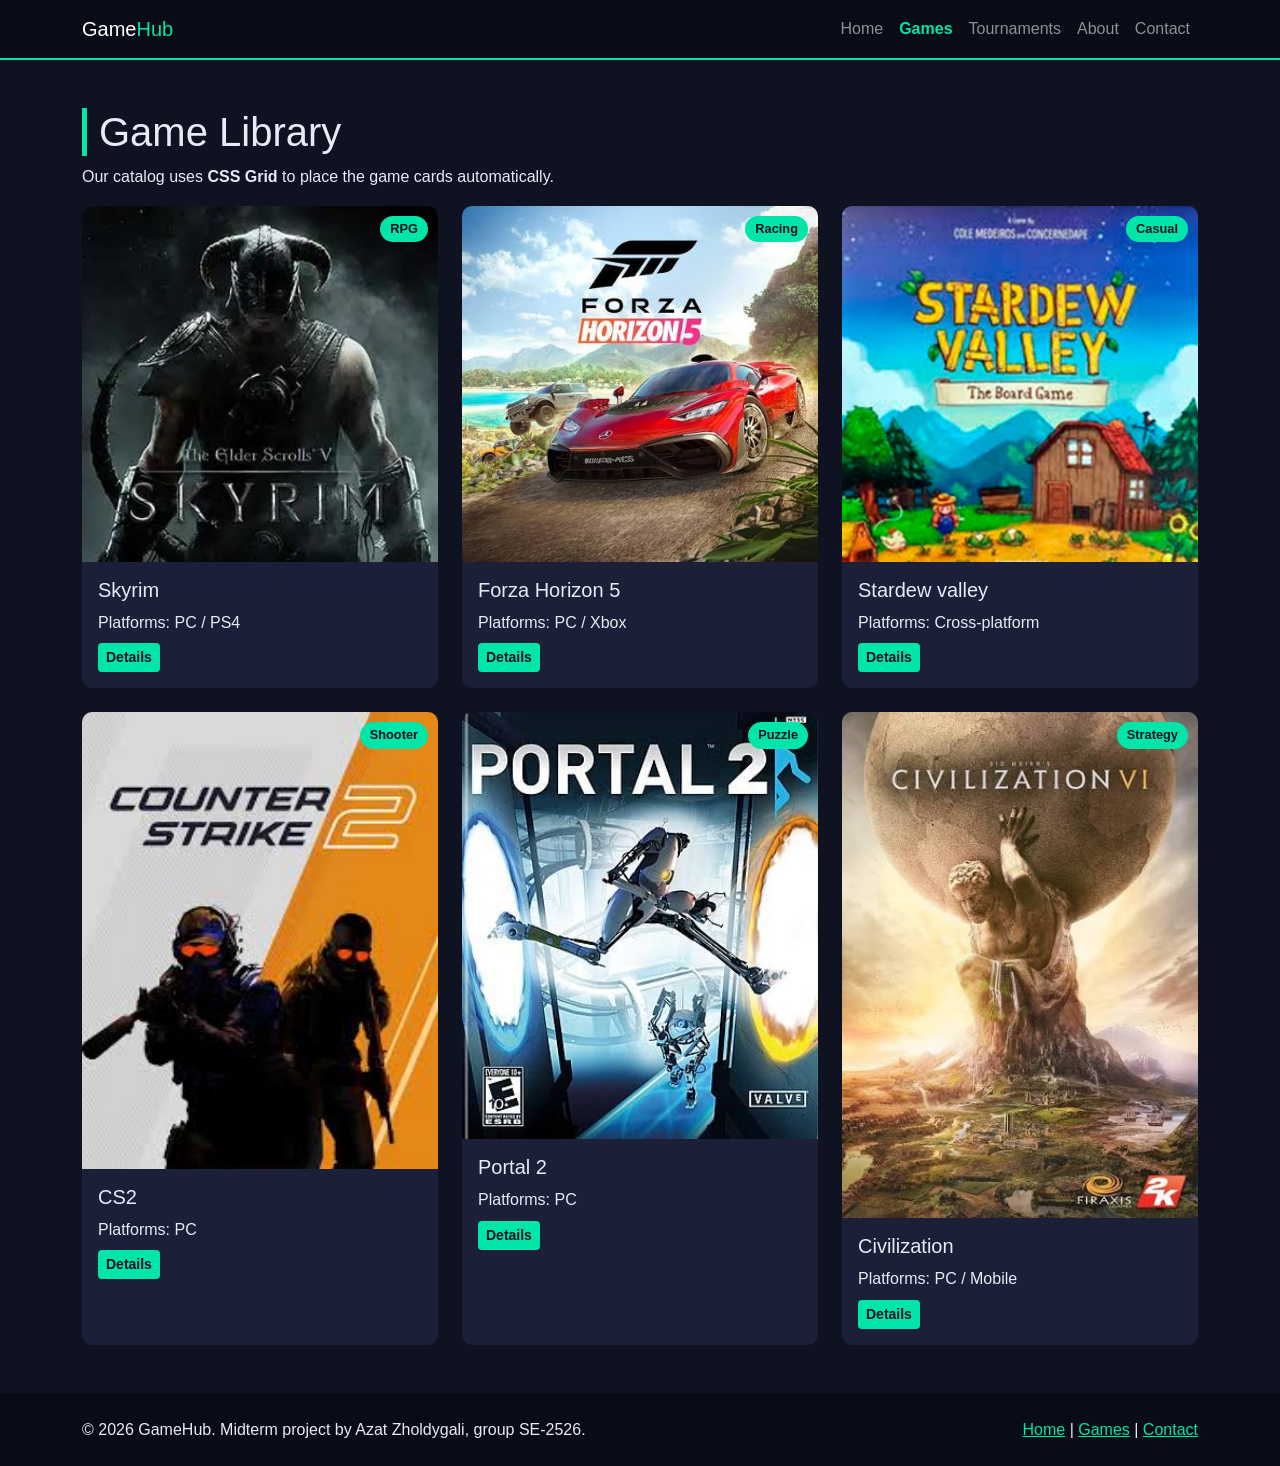
<file: gamehub/gamehub/games.html>
<!DOCTYPE html>
<html lang="en">
<head>
    <meta charset="UTF-8">
    <meta name="viewport" content="width=device-width, initial-scale=1">
    <title>Games | GameHub</title>
    <link href="https://cdn.jsdelivr.net/npm/bootstrap@5.3.3/dist/css/bootstrap.min.css" rel="stylesheet">
    <link href="css/style.css" rel="stylesheet">
</head>
<body>
    <header>
        <nav class="navbar navbar-expand-lg navbar-dark sticky-top site-nav">
            <div class="container">
                <a class="navbar-brand" href="index.html">Game<span class="accent">Hub</span></a>
                <button class="navbar-toggler" type="button" data-bs-toggle="collapse" data-bs-target="#menu">
                    <span class="navbar-toggler-icon"></span>
                </button>
                <div class="collapse navbar-collapse" id="menu">
                    <ul class="navbar-nav ms-auto">
                        <li class="nav-item"><a class="nav-link" href="index.html">Home</a></li>
                        <li class="nav-item"><a class="nav-link active" href="games.html">Games</a></li>
                        <li class="nav-item"><a class="nav-link" href="tournaments.html">Tournaments</a></li>
                        <li class="nav-item"><a class="nav-link" href="about.html">About</a></li>
                        <li class="nav-item"><a class="nav-link" href="contact.html">Contact</a></li>
                    </ul>
                </div>
            </div>
        </nav>
    </header>

    <main>
        <section class="container my-5">
            <h1 class="section-title">Game Library</h1>
            <p>Our catalog uses <strong>CSS Grid</strong> to place the game cards automatically.</p>
            <div class="game-grid">
            <div>
                <article class="game-card">
                    <span class="badge-genre">RPG</span>
                    <img src="assets/skyrim.jpeg" alt="Skyrim" class="img-fluid">
                    <div class="game-card-body">
                        <h3 class="h5">Skyrim</h3>
                        <p class="mb-2">Platforms: PC / PS4</p>
                        <a href="games.html" class="btn btn-sm btn-accent">Details</a>
                    </div>
                </article>
            </div>
            <div>
                <article class="game-card">
                    <span class="badge-genre">Racing</span>
                    <img src="assets/forza.jpeg" alt="Forza Horizon 5" class="img-fluid">
                    <div class="game-card-body">
                        <h3 class="h5">Forza Horizon 5</h3>
                        <p class="mb-2">Platforms: PC / Xbox</p>
                        <a href="games.html" class="btn btn-sm btn-accent">Details</a>
                    </div>
                </article>
            </div>
            <div>
                <article class="game-card">
                    <span class="badge-genre">Casual</span>
                    <img src="assets/stardew.jpg" alt="Stardew valley" class="img-fluid">
                    <div class="game-card-body">
                        <h3 class="h5">Stardew valley</h3>
                        <p class="mb-2">Platforms: Cross-platform</p>
                        <a href="games.html" class="btn btn-sm btn-accent">Details</a>
                    </div>
                </article>
            </div>
            <div>
                <article class="game-card">
                    <span class="badge-genre">Shooter</span>
                    <img src="assets/cs2.jpeg" alt="CS2" class="img-fluid">
                    <div class="game-card-body">
                        <h3 class="h5">CS2</h3>
                        <p class="mb-2">Platforms: PC </p>
                        <a href="games.html" class="btn btn-sm btn-accent">Details</a>
                    </div>
                </article>
            </div>
            <div>
                <article class="game-card">
                    <span class="badge-genre">Puzzle</span>
                    <img src="assets/portal2.jpeg" alt="Portal 2" class="img-fluid">
                    <div class="game-card-body">
                        <h3 class="h5">Portal 2</h3>
                        <p class="mb-2">Platforms: PC </p>
                        <a href="games.html" class="btn btn-sm btn-accent">Details</a>
                    </div>
                </article>
            </div>
            <div>
                <article class="game-card">
                    <span class="badge-genre">Strategy</span>
                    <img src="assets/civ6.jpeg" alt="Civilization 6" class="img-fluid">
                    <div class="game-card-body">
                        <h3 class="h5">Civilization</h3>
                        <p class="mb-2">Platforms: PC / Mobile</p>
                        <a href="games.html" class="btn btn-sm btn-accent">Details</a>
                    </div>
                </article>
            </div>
            </div>
        </section>
    </main>

    <footer class="site-footer py-4 mt-5">
        <div class="container footer-flex">
            <p class="mb-0">&copy; 2026 GameHub. Midterm project by Azat Zholdygali, group SE-2526.</p>
            <p class="mb-0"><a href="index.html">Home</a> | <a href="games.html">Games</a> | <a href="contact.html">Contact</a></p>
        </div>
    </footer>

    <script src="https://cdn.jsdelivr.net/npm/bootstrap@5.3.3/dist/js/bootstrap.bundle.min.js"></script>
</body>
</html>
</file>
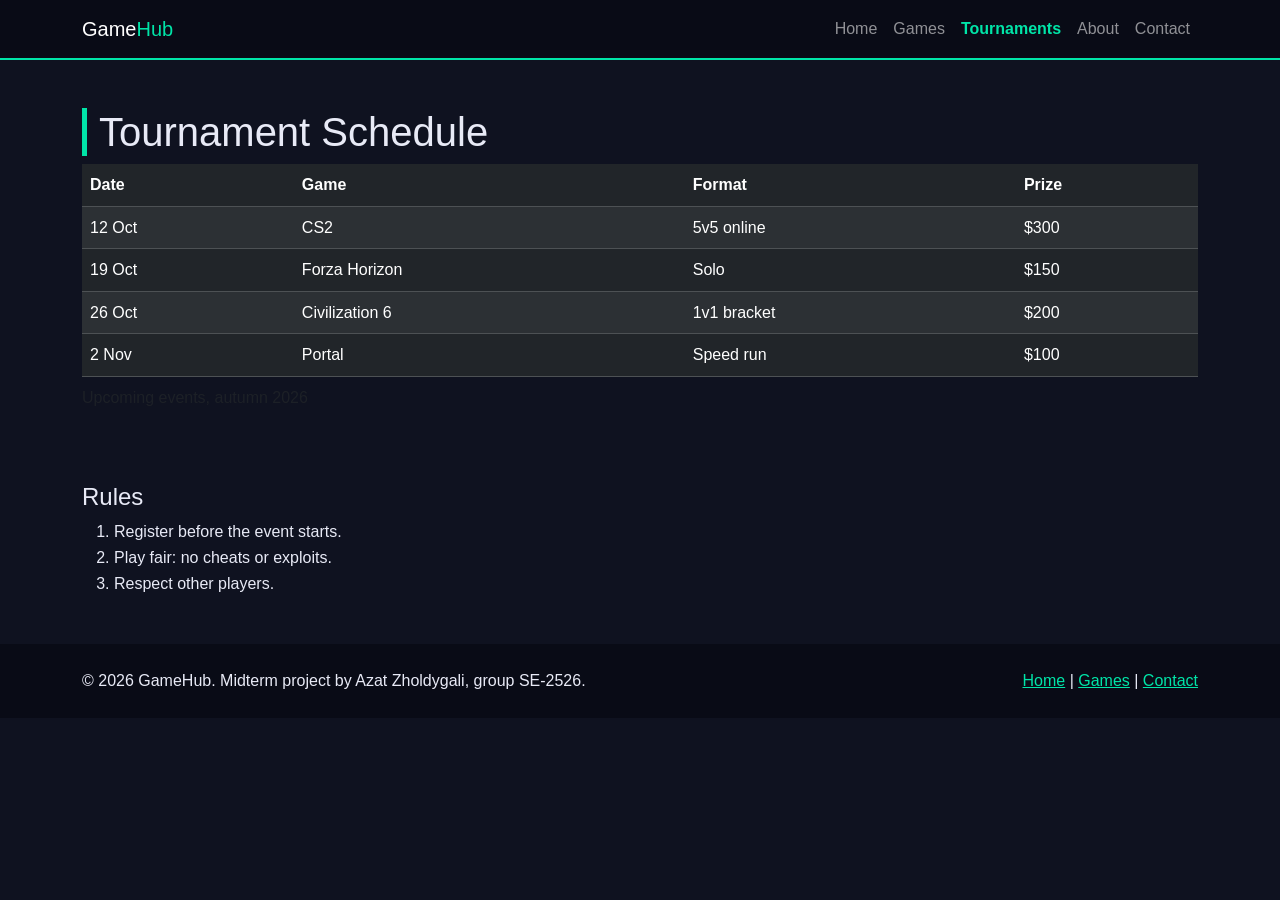
<file: gamehub/gamehub/tournaments.html>
<!DOCTYPE html>
<html lang="en">
<head>
    <meta charset="UTF-8">
    <meta name="viewport" content="width=device-width, initial-scale=1">
    <title>Tournaments | GameHub</title>
    <link href="https://cdn.jsdelivr.net/npm/bootstrap@5.3.3/dist/css/bootstrap.min.css" rel="stylesheet">
    <link href="css/style.css" rel="stylesheet">
</head>
<body>
    <header>
        <nav class="navbar navbar-expand-lg navbar-dark sticky-top site-nav">
            <div class="container">
                <a class="navbar-brand" href="index.html">Game<span class="accent">Hub</span></a>
                <button class="navbar-toggler" type="button" data-bs-toggle="collapse" data-bs-target="#menu">
                    <span class="navbar-toggler-icon"></span>
                </button>
                <div class="collapse navbar-collapse" id="menu">
                    <ul class="navbar-nav ms-auto">
                        <li class="nav-item"><a class="nav-link" href="index.html">Home</a></li>
                        <li class="nav-item"><a class="nav-link" href="games.html">Games</a></li>
                        <li class="nav-item"><a class="nav-link active" href="tournaments.html">Tournaments</a></li>
                        <li class="nav-item"><a class="nav-link" href="about.html">About</a></li>
                        <li class="nav-item"><a class="nav-link" href="contact.html">Contact</a></li>
                    </ul>
                </div>
            </div>
        </nav>
    </header>

    <main>
        <section class="container my-5">
            <h1 class="section-title">Tournament Schedule</h1>
            <div class="table-responsive">
                <table class="table table-dark table-striped table-hover align-middle">
                    <caption>Upcoming events, autumn 2026</caption>
                    <thead>
                        <tr><th>Date</th><th>Game</th><th>Format</th><th>Prize</th></tr>
                    </thead>
                    <tbody>
                        <tr><td>12 Oct</td><td>CS2</td><td>5v5 online</td><td>$300</td></tr>
                        <tr><td>19 Oct</td><td>Forza Horizon</td><td>Solo</td><td>$150</td></tr>
                        <tr><td>26 Oct</td><td>Civilization 6</td><td>1v1 bracket</td><td>$200</td></tr>
                        <tr><td>2 Nov</td><td>Portal</td><td>Speed run</td><td>$100</td></tr>
                    </tbody>
                </table>
            </div>
            <h2 class="h4 mt-5">Rules</h2>
            <ol>
                <li>Register before the event starts.</li>
                <li>Play fair: no cheats or exploits.</li>
                <li>Respect other players.</li>
            </ol>
        </section>
    </main>

    <footer class="site-footer py-4 mt-5">
        <div class="container footer-flex">
            <p class="mb-0">&copy; 2026 GameHub. Midterm project by Azat Zholdygali, group SE-2526.</p>
            <p class="mb-0"><a href="index.html">Home</a> | <a href="games.html">Games</a> | <a href="contact.html">Contact</a></p>
        </div>
    </footer>

    <script src="https://cdn.jsdelivr.net/npm/bootstrap@5.3.3/dist/js/bootstrap.bundle.min.js"></script>
</body>
</html>
</file>
<file: css/style.css>
/* ===== GameHub theme ===== */
:root {
    --bg: #0f1220;
    --panel: #1b2038;
    --accent: #00e5a8;
    --text: #e8eaf6;
}

body {
    background-color: var(--bg);
    color: var(--text);
    font-family: "Segoe UI", Arial, sans-serif;
    line-height: 1.6;
}

a { color: var(--accent); }

.accent { color: var(--accent); }

/* ----- Navigation ----- */
.site-nav { background-color: #090b16; border-bottom: 2px solid var(--accent); }
.site-nav .nav-link.active { color: var(--accent); font-weight: 600; }

/* ----- Hero ----- */
.hero {
    padding: 100px 0;
    background: linear-gradient(135deg, #1b2038, #0f1220 60%, #0b3b32);
}

/* ----- Buttons ----- */
.btn-accent { background-color: var(--accent); color: #0f1220; font-weight: 600; border: none; }
.btn-accent:hover { background-color: #00b886; color: #0f1220; }

.section-title { border-left: 5px solid var(--accent); padding-left: 12px; }

/* ----- Flexbox: stats row and footer ----- */
.stats { display: flex; justify-content: space-around; gap: 20px; text-align: center; }
.stat { flex: 1; background: var(--panel); padding: 20px; border-radius: 10px; }
.stat-num { display: block; font-size: 2rem; font-weight: 700; color: var(--accent); }

.site-footer { background-color: #090b16; }
.footer-flex { display: flex; justify-content: space-between; align-items: center; flex-wrap: wrap; gap: 10px; }

/* ----- Grid: game library ----- */
.game-grid {
    display: grid;
    grid-template-columns: repeat(3, 1fr);
    gap: 24px;
}

/* ----- Game card (relative parent + absolute badge) ----- */
.game-card {
    position: relative;
    background: var(--panel);
    border-radius: 10px;
    overflow: hidden;
    height: 100%;
    transition: transform 0.2s;
}
.game-card:hover { transform: translateY(-5px); }
.game-card img { width: 100%; display: block; }
.game-card-body { padding: 16px; }

.badge-genre {
    position: absolute;
    top: 10px;
    right: 10px;
    background: var(--accent);
    color: #0f1220;
    font-size: 0.8rem;
    font-weight: 700;
    padding: 3px 10px;
    border-radius: 20px;
}

/* ----- Form ----- */
#name, #email, #topic, #msg { background-color: var(--panel); color: var(--text); border-color: #333a5e; }
.contact-form { max-width: 600px; }

/* ===== Media queries ===== */
/* Tablet */
@media (max-width: 992px) {
    .game-grid { grid-template-columns: repeat(2, 1fr); }
    .hero { padding: 70px 0; }
}

/* Mobile */
@media (max-width: 576px) {
    .game-grid { grid-template-columns: 1fr; }
    .stats { flex-direction: column; }
    .hero { padding: 50px 0; }
    .hero h1 { font-size: 2rem; }
    .footer-flex { flex-direction: column; text-align: center; }
}

/* ===== Final project additions ===== */
/* Light theme (switched with the button in the navbar) */
:root[data-bs-theme="light"] {
    --bg: #f1f4fa;
    --panel: #ffffff;
    --accent: #00a67e;
    --text: #1b2038;
}
:root[data-bs-theme="light"] .game-card,
:root[data-bs-theme="light"] .stat { box-shadow: 0 2px 8px rgba(0, 0, 0, 0.15); }
.hero, .site-footer { color: #e8eaf6; }
#message { background-color: var(--panel); color: var(--text); border-color: #333a5e; }

.game-desc { display: none; font-size: 0.9rem; }
.game-card-body .btn { margin-top: 4px; margin-right: 4px; }
.no-results { grid-column: 1 / -1; text-align: center; }
.deal-img { width: 100%; height: 140px; object-fit: cover; display: block; }
.event-row { cursor: pointer; }
</file>
<file: gamehub/gamehub/css/style.css>
/* ===== GameHub theme ===== */
:root {
    --bg: #0f1220;
    --panel: #1b2038;
    --accent: #00e5a8;
    --text: #e8eaf6;
}

body {
    background-color: var(--bg);
    color: var(--text);
    font-family: "Segoe UI", Arial, sans-serif;
    line-height: 1.6;
}

a { color: var(--accent); }

.accent { color: var(--accent); }

/* ----- Navigation ----- */
.site-nav { background-color: #090b16; border-bottom: 2px solid var(--accent); }
.site-nav .nav-link.active { color: var(--accent); font-weight: 600; }

/* ----- Hero ----- */
.hero {
    padding: 100px 0;
    background: linear-gradient(135deg, #1b2038, #0f1220 60%, #0b3b32);
}

/* ----- Buttons ----- */
.btn-accent { background-color: var(--accent); color: #0f1220; font-weight: 600; border: none; }
.btn-accent:hover { background-color: #00b886; color: #0f1220; }

.section-title { border-left: 5px solid var(--accent); padding-left: 12px; }

/* ----- Flexbox: stats row and footer ----- */
.stats { display: flex; justify-content: space-around; gap: 20px; text-align: center; }
.stat { flex: 1; background: var(--panel); padding: 20px; border-radius: 10px; }
.stat-num { display: block; font-size: 2rem; font-weight: 700; color: var(--accent); }

.site-footer { background-color: #090b16; }
.footer-flex { display: flex; justify-content: space-between; align-items: center; flex-wrap: wrap; gap: 10px; }

/* ----- Grid: game library ----- */
.game-grid {
    display: grid;
    grid-template-columns: repeat(3, 1fr);
    gap: 24px;
}

/* ----- Game card (relative parent + absolute badge) ----- */
.game-card {
    position: relative;
    background: var(--panel);
    border-radius: 10px;
    overflow: hidden;
    height: 100%;
    transition: transform 0.2s;
}
.game-card:hover { transform: translateY(-5px); }
.game-card img { width: 100%; display: block; }
.game-card-body { padding: 16px; }

.badge-genre {
    position: absolute;
    top: 10px;
    right: 10px;
    background: var(--accent);
    color: #0f1220;
    font-size: 0.8rem;
    font-weight: 700;
    padding: 3px 10px;
    border-radius: 20px;
}

/* ----- Form ----- */
#name, #email, #topic, #msg { background-color: var(--panel); color: var(--text); border-color: #333a5e; }
.contact-form { max-width: 600px; }

/* ===== Media queries ===== */
/* Tablet */
@media (max-width: 992px) {
    .game-grid { grid-template-columns: repeat(2, 1fr); }
    .hero { padding: 70px 0; }
}

/* Mobile */
@media (max-width: 576px) {
    .game-grid { grid-template-columns: 1fr; }
    .stats { flex-direction: column; }
    .hero { padding: 50px 0; }
    .hero h1 { font-size: 2rem; }
    .footer-flex { flex-direction: column; text-align: center; }
}
</file>
